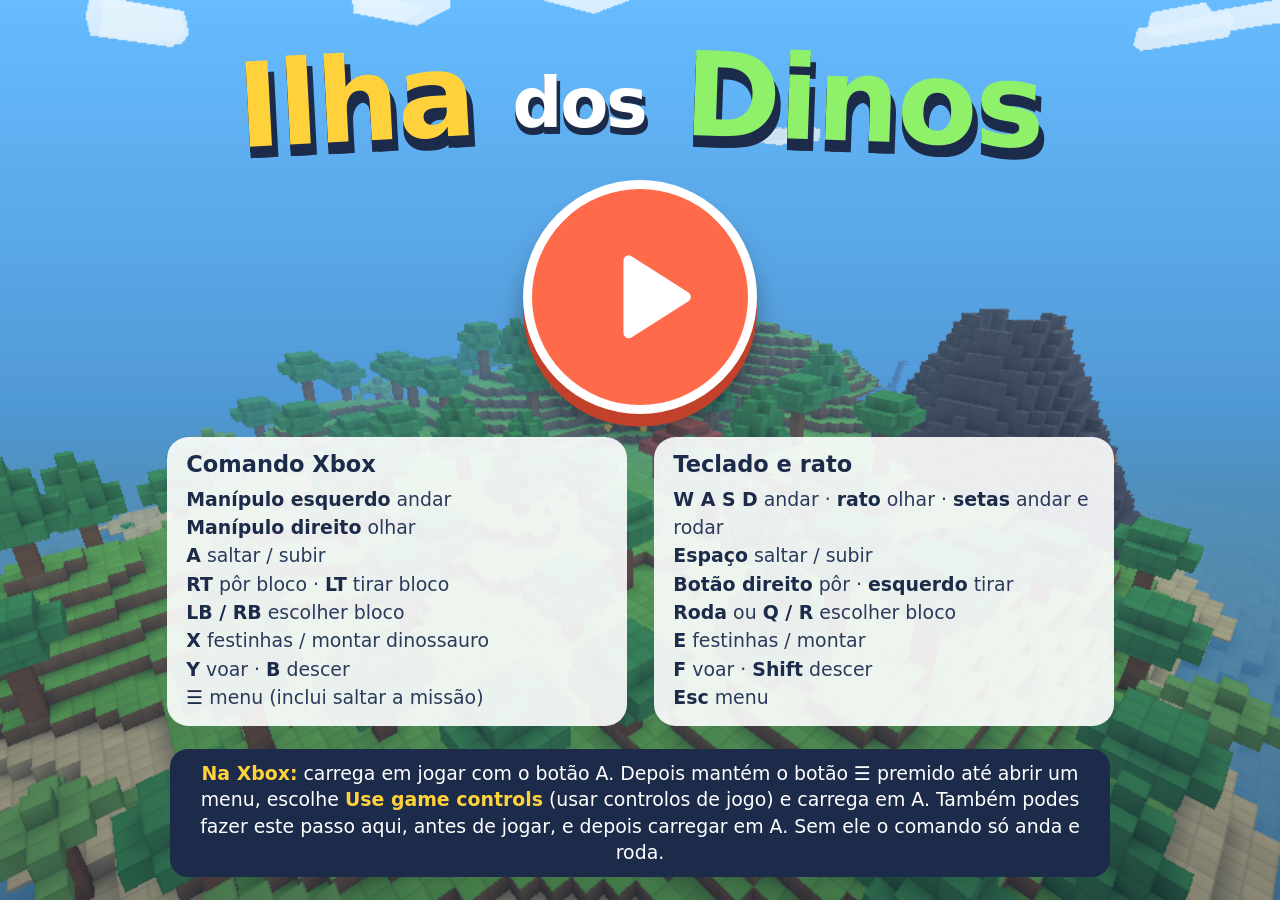
<file: index.html>
<!DOCTYPE html>
<html lang="pt">
<head>
<meta charset="utf-8">
<meta name="viewport" content="width=device-width, initial-scale=1, viewport-fit=cover, user-scalable=no">
<title>Ilha dos Dinos</title>
<link rel="icon" href="data:,">
<link rel="stylesheet" href="style.css">
</head>
<body>
<canvas id="game" tabindex="0"></canvas>
<div id="water" hidden></div>

<div id="hud" hidden>
  <div id="cross"></div>
  <div id="mission">
    <div id="lvl" aria-label="Nível"><span id="lvlnum">1</span></div>
    <img id="micon" alt="">
    <div id="mdots" class="dots"></div>
    <div id="compass" hidden><svg id="compassarrow" viewBox="0 0 32 32"><path d="M16 3 27 22h-7v7h-8v-7H5z" fill="#ffd23c" stroke="#fff" stroke-width="2" stroke-linejoin="round"/></svg></div>
  </div>
  <div id="flybadge" hidden>
    <svg viewBox="0 0 48 32" width="64" height="42"><path d="M4 24c0-6 5-10 10-9 1-7 8-11 14-8 5-3 13 1 12 8 4 1 5 9-2 9z" fill="#fff"/></svg>
  </div>
  <div id="hint" hidden><span id="hintkey">X</span><span id="hinticon"></span></div>
  <div id="triggers">
    <div class="trig"><span class="key" id="keyDig">LT</span>
      <svg viewBox="0 0 32 32" width="34" height="34"><rect x="5" y="9" width="18" height="18" rx="2" fill="none" stroke="#fff" stroke-width="3" stroke-dasharray="5 4"/><path d="M27 5 17 15M27 5v7M27 5h-7" stroke="#ffd23c" stroke-width="3.2" fill="none" stroke-linecap="round" transform="rotate(180 22 10)"/></svg>
    </div>
    <div class="trig"><span class="key" id="keyPlace">RT</span>
      <svg viewBox="0 0 32 32" width="34" height="34"><rect x="5" y="9" width="18" height="18" rx="2" fill="#ffd23c" stroke="#fff" stroke-width="3"/><path d="M26 2v10M21 7h10" stroke="#fff" stroke-width="3.2" stroke-linecap="round"/></svg>
    </div>
  </div>
  <div id="hotbar"></div>
  <div id="fps" hidden></div>
</div>

<div id="levelup" hidden><div class="burst"><span id="lunum">2</span></div></div>
<div id="unlock" hidden><div class="gift"><div id="unlockicons"></div></div></div>

<div id="xboxtip" hidden>
  <span class="menuglyph">&#9776;</span>
  <span>Mantém ☰ premido até abrir um menu, escolhe <b>Use game controls</b> (usar controlos de jogo) e carrega em A</span>
</div>

<div id="start">
  <div class="panel">
    <h1><span>Ilha</span> <span>dos</span> <span>Dinos</span></h1>
    <button id="play" type="button" aria-label="Jogar">
      <svg viewBox="0 0 100 100" width="110" height="110"><path d="M36 22 L80 50 L36 78 Z" fill="#fff" stroke="#fff" stroke-width="8" stroke-linejoin="round"/></svg>
    </button>
    <div class="legend">
      <div>
        <h2>Comando Xbox</h2>
        <ul>
          <li><b>Manípulo esquerdo</b> andar</li>
          <li><b>Manípulo direito</b> olhar</li>
          <li><b>A</b> saltar / subir</li>
          <li><b>RT</b> pôr bloco · <b>LT</b> tirar bloco</li>
          <li><b>LB / RB</b> escolher bloco</li>
          <li><b>X</b> festinhas / montar dinossauro</li>
          <li><b>Y</b> voar · <b>B</b> descer</li>
          <li><b>☰</b> menu (inclui saltar a missão)</li>
        </ul>
      </div>
      <div>
        <h2>Teclado e rato</h2>
        <ul>
          <li><b>W A S D</b> andar · <b>rato</b> olhar · <b>setas</b> andar e rodar</li>
          <li><b>Espaço</b> saltar / subir</li>
          <li><b>Botão direito</b> pôr · <b>esquerdo</b> tirar</li>
          <li><b>Roda</b> ou <b>Q / R</b> escolher bloco</li>
          <li><b>E</b> festinhas / montar</li>
          <li><b>F</b> voar · <b>Shift</b> descer</li>
          <li><b>Esc</b> menu</li>
        </ul>
      </div>
    </div>
    <p class="xboxsteps"><b>Na Xbox:</b> carrega em jogar com o botão A. Depois mantém o botão ☰ premido até abrir um menu, escolhe <b>Use game controls</b> (usar controlos de jogo) e carrega em A. Também podes fazer este passo aqui, antes de jogar, e depois carregar em A. Sem ele o comando só anda e roda.</p>
  </div>
</div>

<div id="pause" hidden>
  <div class="menu">
    <button type="button" data-act="resume" aria-label="Continuar">
      <svg viewBox="0 0 100 100"><path d="M38 26 L76 50 L38 74 Z" fill="#fff" stroke="#fff" stroke-width="8" stroke-linejoin="round"/></svg>
    </button>
    <button type="button" data-act="home" aria-label="Voltar à cabana">
      <svg viewBox="0 0 100 100"><path d="M50 20 L84 50 H74 V80 H58 V60 H42 V80 H26 V50 H16 Z" fill="#fff" stroke="#fff" stroke-width="5" stroke-linejoin="round"/></svg>
    </button>
    <button type="button" data-act="sound" aria-label="Som">
      <svg viewBox="0 0 100 100"><path d="M22 40 H36 L54 26 V74 L36 60 H22 Z" fill="#fff" stroke="#fff" stroke-width="5" stroke-linejoin="round"/><g id="soundwaves" fill="none" stroke="#fff" stroke-width="6" stroke-linecap="round"><path d="M64 38 Q72 50 64 62"/><path d="M73 30 Q87 50 73 70"/></g><path id="soundoff" d="M64 38 L82 62 M82 38 L64 62" stroke="#fff" stroke-width="7" stroke-linecap="round" hidden/></svg>
    </button>
    <button type="button" data-act="skip" aria-label="Saltar esta missão">
      <svg viewBox="0 0 100 100"><path d="M22 28 L50 50 L22 72 Z M50 28 L78 50 L50 72 Z" fill="#fff" stroke="#fff" stroke-width="6" stroke-linejoin="round"/><path d="M84 28 V72" stroke="#fff" stroke-width="9" stroke-linecap="round"/></svg>
    </button>
    <button type="button" data-act="new" class="danger" aria-label="Ilha nova (manter premido)">
      <svg viewBox="0 0 100 100"><path d="M18 66 Q50 30 82 66 Z" fill="#fff"/><path d="M10 70 H90" stroke="#fff" stroke-width="6" stroke-linecap="round"/><path d="M70 14 v20 M60 24 h20" stroke="#fff" stroke-width="6" stroke-linecap="round"/><circle class="ring" cx="50" cy="50" r="46" fill="none" stroke="#fff" stroke-width="6" stroke-dasharray="289" stroke-dashoffset="289" transform="rotate(-90 50 50)"/></svg>
    </button>
  </div>
</div>

<script src="vendor/three.min.js"></script>
<script src="js/world.js"></script>
<script src="js/render.js"></script>
<script src="js/physics.js"></script>
<script src="js/creatures.js"></script>
<script src="js/audio.js"></script>
<script src="js/input.js"></script>
<script src="js/ui.js"></script>
<script src="js/missions.js"></script>
<script src="js/game.js"></script>
</body>
</html>
</file>
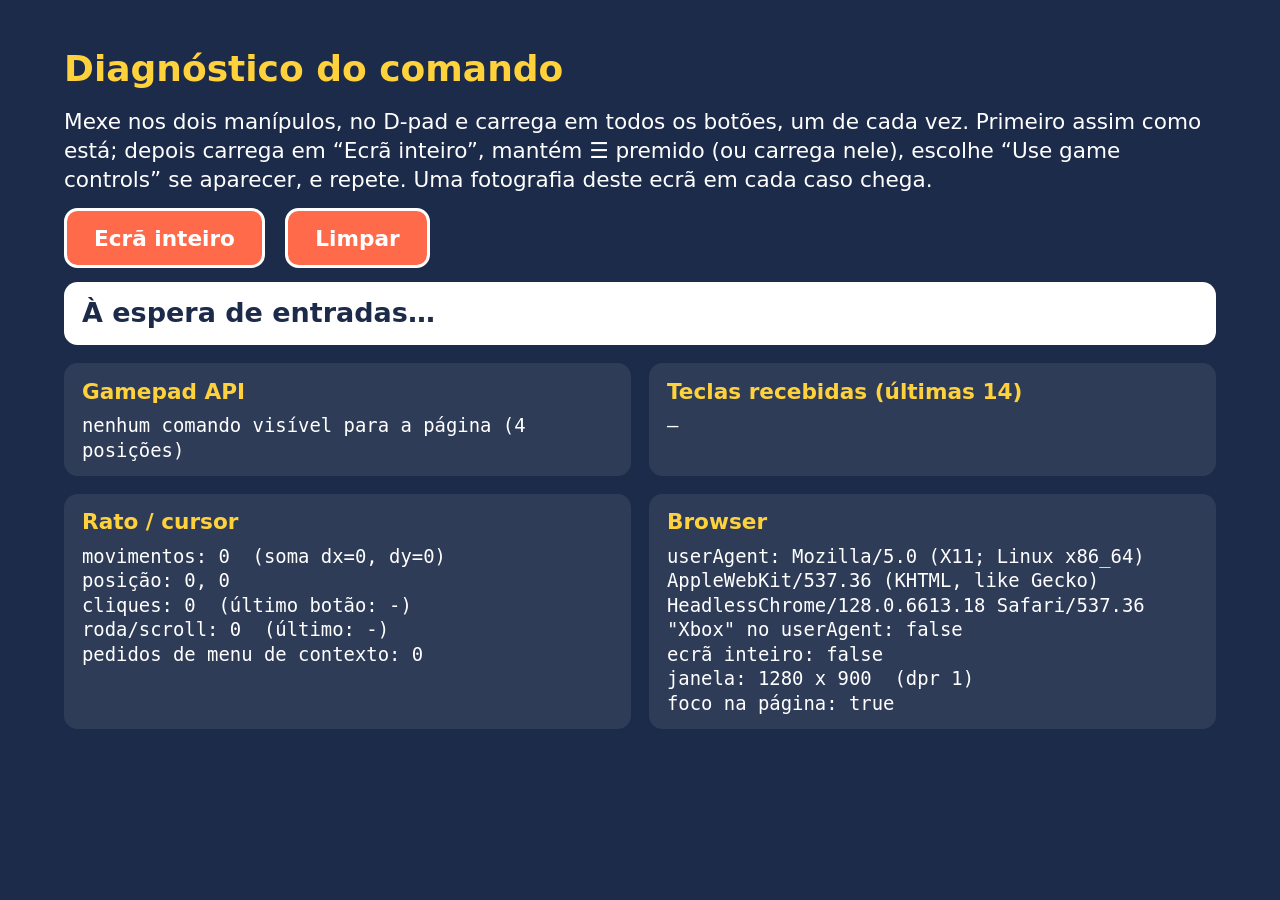
<file: diag.html>
<!DOCTYPE html>
<html lang="pt">
<head>
<meta charset="utf-8">
<meta name="viewport" content="width=device-width, initial-scale=1">
<title>Ilha dos Dinos — diagnóstico do comando</title>
<link rel="icon" href="data:,">
<style>
  :root { --navy: #1d2b4a; --sun: #ffd23c; --ok: #8ff06a; }
  * { box-sizing: border-box; }
  html, body { margin: 0; min-height: 100%; background: var(--navy); color: #fff; font: 2.4vh/1.35 "Segoe UI", system-ui, sans-serif; }
  body { padding: 5vh 5vw; }
  h1 { margin: 0 0 1.5vh; font-size: 4vh; color: var(--sun); }
  p { margin: 0 0 1.5vh; max-width: 70em; }
  button { font: inherit; font-weight: 700; padding: 1.4vh 3vh; margin: 0 1.5vh 1.5vh 0; border-radius: 1.5vh; border: 0.4vh solid #fff; background: #ff6b4a; color: #fff; cursor: pointer; }
  button:focus { outline: 0.6vh solid var(--sun); }
  .grid { display: grid; grid-template-columns: repeat(auto-fit, minmax(42vh, 1fr)); gap: 2vh; }
  .box { background: rgba(255, 255, 255, 0.08); border-radius: 1.5vh; padding: 1.5vh 2vh; min-width: 0; }
  .box h2 { margin: 0 0 0.8vh; font-size: 2.4vh; color: var(--sun); }
  pre { margin: 0; white-space: pre-wrap; word-break: break-word; font: 2.1vh/1.3 Consolas, monospace; }
  .on { color: var(--ok); font-weight: 700; }
  #verdict { font-size: 3vh; font-weight: 700; padding: 1.5vh 2vh; border-radius: 1.5vh; background: #fff; color: var(--navy); margin-bottom: 2vh; }
</style>
</head>
<body>
<h1>Diagnóstico do comando</h1>
<p>Mexe nos dois manípulos, no D-pad e carrega em todos os botões, um de cada vez. Primeiro assim como está; depois carrega em
“Ecrã inteiro”, mantém ☰ premido (ou carrega nele), escolhe “Use game controls” se aparecer, e repete. Uma fotografia deste ecrã em cada caso chega.</p>
<button id="fs" type="button">Ecrã inteiro</button>
<button id="clr" type="button">Limpar</button>
<div id="verdict">À espera de entradas…</div>
<div class="grid">
  <div class="box"><h2>Gamepad API</h2><pre id="pads">—</pre></div>
  <div class="box"><h2>Teclas recebidas (últimas 14)</h2><pre id="keys">—</pre></div>
  <div class="box"><h2>Rato / cursor</h2><pre id="mouse">—</pre></div>
  <div class="box"><h2>Browser</h2><pre id="env">—</pre></div>
</div>
<script>
(function () {
  'use strict';
  var $ = function (id) { return document.getElementById(id); };
  var keyLog = [], seen = { pad: false, vk: false, arrows: false, keys: false, mouse: false };
  var m = { moves: 0, dx: 0, dy: 0, x: 0, y: 0, downs: 0, lastBtn: '-', wheels: 0, lastWheel: '-', ctx: 0 };
  function logKey(type, e) {
    var kc = e.keyCode || e.which || 0;
    keyLog.unshift(type + '  key="' + e.key + '"  code="' + e.code + '"  keyCode=' + kc);
    if (keyLog.length > 14) keyLog.pop();
    if (kc >= 195 && kc <= 218) seen.vk = true;
    else if (/^Arrow/.test(e.key || '') || (kc >= 37 && kc <= 40)) seen.arrows = true;
    else seen.keys = true;
    $('keys').textContent = keyLog.join('\n');
    if (type === 'down' && (/^Arrow/.test(e.key || '') || e.key === ' ')) e.preventDefault(); // só para a página não deslizar
  }
  window.addEventListener('keydown', function (e) { logKey('down', e); });
  window.addEventListener('keyup', function (e) { logKey('up  ', e); });
  document.addEventListener('mousemove', function (e) { m.moves++; m.dx += e.movementX || 0; m.dy += e.movementY || 0; m.x = e.clientX; m.y = e.clientY; seen.mouse = true; });
  document.addEventListener('mousedown', function (e) { m.downs++; m.lastBtn = e.button; });
  document.addEventListener('contextmenu', function () { m.ctx++; keyLog.unshift('** contextmenu (pedido de menu de contexto)'); $('keys').textContent = keyLog.join('\n'); });
  window.addEventListener('wheel', function (e) { m.wheels++; m.lastWheel = Math.round(e.deltaX) + ', ' + Math.round(e.deltaY); }, { passive: true });
  $('fs').addEventListener('click', function () {
    try { var el = document.documentElement; (el.requestFullscreen || el.webkitRequestFullscreen).call(el); } catch (err) { /* opcional */ }
  });
  $('clr').addEventListener('click', function () { keyLog = []; $('keys').textContent = '—'; seen = { pad: false, vk: false, arrows: false, keys: false, mouse: false }; m.moves = m.dx = m.dy = m.downs = m.wheels = 0; });
  window.addEventListener('gamepadconnected', function (e) { keyLog.unshift('** gamepadconnected: ' + e.gamepad.id); });

  function frame() {
    window.requestAnimationFrame(frame);
    var out = [], pads = [], err = '';
    try { pads = navigator.getGamepads ? navigator.getGamepads() : []; if (!navigator.getGamepads) err = 'navigator.getGamepads não existe'; } catch (e) { err = 'erro: ' + e.message; }
    var n = 0;
    for (var i = 0; i < pads.length; i++) {
      var p = pads[i];
      if (!p) continue;
      n++;
      var ax = [], bt = [];
      for (var a = 0; a < p.axes.length; a++) { ax.push(a + ':' + p.axes[a].toFixed(2)); if (Math.abs(p.axes[a]) > 0.3) seen.pad = true; }
      for (var b = 0; b < p.buttons.length; b++) if (p.buttons[b].pressed || p.buttons[b].value > 0.3) { bt.push(b); seen.pad = true; }
      out.push('#' + i + ' "' + p.id + '"\nmapping="' + p.mapping + '" eixos=' + p.axes.length + ' botões=' + p.buttons.length + '\neixos: ' + ax.join('  ') + '\nbotões premidos: ' + (bt.length ? bt.join(', ') : 'nenhum'));
    }
    $('pads').textContent = err || (n ? out.join('\n\n') : 'nenhum comando visível para a página (' + pads.length + ' posições)');
    $('mouse').textContent = 'movimentos: ' + m.moves + '  (soma dx=' + m.dx + ', dy=' + m.dy + ')\nposição: ' + m.x + ', ' + m.y + '\ncliques: ' + m.downs + '  (último botão: ' + m.lastBtn + ')\nroda/scroll: ' + m.wheels + '  (último: ' + m.lastWheel + ')\npedidos de menu de contexto: ' + m.ctx;
    $('env').textContent = 'userAgent: ' + navigator.userAgent + '\n"Xbox" no userAgent: ' + /Xbox/i.test(navigator.userAgent) +
      '\necrã inteiro: ' + !!document.fullscreenElement + '\njanela: ' + window.innerWidth + ' x ' + window.innerHeight + '  (dpr ' + window.devicePixelRatio + ')' +
      '\nfoco na página: ' + document.hasFocus();
    var v = [];
    if (seen.pad) v.push('Gamepad API a funcionar (o jogo recebe o comando a sério)');
    if (seen.vk) v.push('teclas de comando 195–218');
    if (seen.arrows) v.push('setas do teclado');
    if (seen.keys) v.push('outras teclas');
    if (seen.mouse) v.push('movimento de rato/cursor');
    $('verdict').textContent = v.length ? 'Recebido até agora: ' + v.join(' · ') : 'À espera de entradas…';
  }
  frame();
})();
</script>
</body>
</html>
</file>
<file: style.css>
/* Ilha dos Dinos — interface. Tudo por ícones no jogo; texto só no ecrã inicial (para os pais). */
:root {
  --sky: #8fd3ff;
  --navy: #1d2b4a;
  --sun: #ffd23c;
  --leaf: #3fae52;
  --coral: #ff6b4a;
  --cream: #fff6dc;
  --glass: rgba(29, 43, 74, 0.55);
  --slot: clamp(40px, 9.5vh, 96px);
  --safe-x: 5vw;
  --safe-y: 5vh;
  --font: ui-rounded, "Arial Rounded MT Bold", "Trebuchet MS", "Segoe UI", system-ui, sans-serif;
}
[hidden] { display: none !important; }
* { box-sizing: border-box; }
html, body { margin: 0; height: 100%; overflow: hidden; background: var(--sky); color: var(--navy); font-family: var(--font); -webkit-user-select: none; user-select: none; overscroll-behavior: none; touch-action: none; }
#game { position: fixed; inset: 0; width: 100%; height: 100%; display: block; outline: none; cursor: crosshair; }
body.playing #game { cursor: none; }

#water { position: fixed; inset: 0; background: rgba(40, 130, 230, 0.38); pointer-events: none; }

/* ---------- HUD ---------- */
#hud { position: fixed; inset: 0; pointer-events: none; }
#cross { position: absolute; left: 50%; top: 50%; width: 26px; height: 26px; margin: -13px 0 0 -13px; }
#cross::before, #cross::after { content: ""; position: absolute; background: #fff; border-radius: 3px; box-shadow: 0 0 0 2px rgba(29, 43, 74, 0.55); }
#cross::before { left: 11px; top: 0; width: 4px; height: 26px; }
#cross::after { left: 0; top: 11px; width: 26px; height: 4px; }
#hud.riding #cross, #hud.riding #triggers { display: none; }

#mission { position: absolute; left: var(--safe-x); top: var(--safe-y); display: flex; align-items: center; gap: 1.6vh; padding: 1.2vh 2.2vh 1.2vh 1.2vh; background: var(--glass); border-radius: 5vh; }
#lvl { display: grid; place-items: center; width: 8.6vh; height: 8.6vh; min-width: 44px; min-height: 44px; border-radius: 50%; background: var(--sun); border: 0.5vh solid #fff; color: var(--navy); font-weight: 900; font-size: 4.6vh; line-height: 1; }
#micon { width: 8.6vh; height: 8.6vh; min-width: 44px; min-height: 44px; object-fit: contain; }
#micon.baby { transform: scale(0.72); animation: wiggle 0.9s ease-in-out infinite; }
#micon.mum { animation: float 1.2s ease-in-out infinite; }
@keyframes wiggle { 25% { transform: scale(0.72) rotate(-9deg); } 75% { transform: scale(0.72) rotate(9deg); } }
#mdots.dots { display: flex; gap: 0.9vh; align-items: center; }
#mdots.dots i { display: block; width: 2.6vh; height: 2.6vh; min-width: 12px; min-height: 12px; border-radius: 50%; background: rgba(255, 255, 255, 0.2); border: 2px solid rgba(255, 255, 255, 0.55); }
#mdots.dots i.on { background: var(--sun); border-color: #fff; }
#mdots.dots i.pop { animation: pop 0.6s ease-out; }
#mdots.bar { width: 26vh; height: 2.8vh; border-radius: 2vh; background: rgba(255, 255, 255, 0.2); border: 2px solid rgba(255, 255, 255, 0.55); overflow: hidden; }
#mdots.bar b { display: block; height: 100%; background: var(--sun); transition: width 0.25s ease-out; }
@keyframes pop { 0% { transform: scale(0.4); } 50% { transform: scale(1.9); } 100% { transform: scale(1); } }
#compass { display: grid; place-items: center; width: 8.6vh; height: 8.6vh; min-width: 44px; min-height: 44px; border-radius: 50%; background: rgba(255, 255, 255, 0.18); border: 0.4vh solid #fff; animation: pulse2 1s ease-in-out infinite; }
#compass svg { width: 74%; height: 74%; transition: transform 0.12s linear; }
#compass.near { background: var(--leaf); }
@keyframes pulse2 { 50% { box-shadow: 0 0 0 1vh rgba(255, 210, 60, 0.35); } }

/* ---------- subida de nível e prémios ---------- */
#levelup, #unlock { position: fixed; inset: 0; display: grid; place-items: center; pointer-events: none; }
.burst { display: grid; place-items: center; width: 46vh; height: 46vh; background: var(--sun); color: var(--navy); font-weight: 900; font-size: 20vh; line-height: 1;
  clip-path: polygon(50% 0, 61% 17%, 79% 9%, 79% 29%, 98% 35%, 86% 50%, 98% 65%, 79% 71%, 79% 91%, 61% 83%, 50% 100%, 39% 83%, 21% 91%, 21% 71%, 2% 65%, 14% 50%, 2% 35%, 21% 29%, 21% 9%, 39% 17%); }
#levelup.go .burst { animation: lvl 2.9s ease-out both; }
@keyframes lvl { 0% { transform: scale(0) rotate(-40deg); opacity: 0; } 14% { transform: scale(1.15) rotate(6deg); opacity: 1; } 22% { transform: scale(1) rotate(0); } 82% { transform: scale(1) rotate(0); opacity: 1; } 100% { transform: scale(0.15); opacity: 0; } }
.gift { position: relative; display: grid; place-items: center; padding: 4vh 6vh; border-radius: 6vh; background: #fff; border: 1vh solid var(--sun); box-shadow: 0 2vh 5vh rgba(0, 0, 0, 0.35); }
#unlock.go .gift { animation: gift 3.4s ease-out both; }
@keyframes gift { 0% { transform: scale(0) rotate(12deg); } 10% { transform: scale(1.12) rotate(-3deg); } 16% { transform: scale(1) rotate(0); } 88% { transform: scale(1); opacity: 1; } 100% { transform: scale(0.3) translateY(60vh); opacity: 0; } }
#unlockicons { display: flex; gap: 2.4vh; flex-wrap: wrap; justify-content: center; max-width: 70vw; }
#unlockicons img { width: 17vh; height: 17vh; min-width: 56px; min-height: 56px; object-fit: contain; animation: bounce 0.9s ease-in-out infinite; }
#unlockicons img:nth-child(2n) { animation-delay: 0.2s; }

#flybadge { position: absolute; right: var(--safe-x); top: var(--safe-y); padding: 1vh 1.6vh 0.4vh; background: var(--glass); border-radius: 3vh; animation: float 1.6s ease-in-out infinite; }
@keyframes float { 50% { transform: translateY(-0.8vh); } }

#hint { position: absolute; left: var(--safe-x); bottom: var(--safe-y); display: flex; align-items: center; gap: 1.4vh; padding: 1.2vh 2.2vh; background: var(--glass); border-radius: 5vh; animation: float 1.2s ease-in-out infinite; }
#hintkey { display: grid; place-items: center; width: 6.4vh; height: 6.4vh; min-width: 34px; min-height: 34px; border-radius: 50%; background: #2f7fe8; color: #fff; font-weight: 800; font-size: 3.6vh; border: 3px solid #fff; }
#hinticon { display: grid; place-items: center; width: 6vh; height: 6vh; }
#hinticon svg { width: 100%; height: 100%; }

#triggers { position: absolute; right: var(--safe-x); bottom: var(--safe-y); display: flex; gap: 1.4vh; }
.trig { display: flex; align-items: center; gap: 0.8vh; padding: 0.8vh 1.4vh; background: var(--glass); border-radius: 2.4vh; }
.trig svg { width: 4.6vh; height: 4.6vh; min-width: 24px; min-height: 24px; }
.key { display: inline-grid; place-items: center; min-width: 4.6vh; height: 4.2vh; padding: 0 0.8vh; border-radius: 1vh; background: #fff; color: var(--navy); font-weight: 800; font-size: 2.2vh; }

#hotbar { position: absolute; left: 50%; bottom: var(--safe-y); transform: translateX(-50%); display: flex; align-items: flex-end; gap: 1vh; padding: 1.2vh 1.6vh; background: var(--glass); border-radius: 3.4vh; }
.slot { width: var(--slot); height: var(--slot); border-radius: 22%; background: rgba(255, 255, 255, 0.16); display: grid; place-items: center; transition: transform 0.12s ease-out; }
.slot img { width: 84%; height: 84%; image-rendering: auto; }
.slot.far { opacity: 0.55; transform: scale(0.72); }
.slot.mid { opacity: 0.85; transform: scale(0.86); }
.slot.sel { background: rgba(255, 255, 255, 0.92); box-shadow: 0 0 0 0.6vh var(--sun), 0 1vh 2vh rgba(0, 0, 0, 0.3); transform: scale(1.22) translateY(-1.2vh); margin: 0 1.4vh; }

#fps { position: absolute; left: var(--safe-x); top: calc(var(--safe-y) + 9vh); font: 700 2.2vh/1.2 monospace; color: #fff; background: var(--glass); padding: 0.6vh 1vh; border-radius: 1vh; white-space: pre; }

#xboxtip { position: fixed; left: 50%; top: 17%; transform: translateX(-50%); display: flex; align-items: center; gap: 2vh; max-width: 80vw; padding: 2vh 3vh; background: var(--navy); color: #fff; font-size: 2.7vh; font-weight: 700; line-height: 1.3; border-radius: 3vh; border: 0.5vh solid var(--sun); pointer-events: none; }
#xboxtip b { color: var(--sun); }
.menuglyph { display: grid; place-items: center; width: 8vh; height: 8vh; flex: none; border-radius: 50%; background: #fff; color: var(--navy); font-size: 4.6vh; animation: pulse 1s ease-in-out infinite; }
@keyframes pulse { 50% { transform: scale(1.18); background: var(--sun); } }

/* ---------- ecrã inicial ---------- */
#start { position: fixed; inset: 0; display: grid; place-items: center; padding: var(--safe-y) var(--safe-x); background: linear-gradient(rgba(143, 211, 255, 0.25), rgba(29, 43, 74, 0.5)); overflow: auto; }
.panel { display: flex; flex-direction: column; align-items: center; gap: 2.6vh; max-width: 1100px; width: 100%; }
h1 { margin: 0; font-size: clamp(40px, 13vh, 140px); line-height: 0.95; font-weight: 900; letter-spacing: -0.02em; text-align: center; color: #fff; text-wrap: balance; }
h1 span { display: inline-block; text-shadow: 0 0.05em 0 var(--navy), 0.05em 0.1em 0 var(--navy), 0 0.1em 0 var(--navy); }
h1 span:nth-child(1) { color: var(--sun); transform: rotate(-3deg); }
h1 span:nth-child(2) { color: #fff; font-size: 0.6em; transform: translateY(-0.2em); }
h1 span:nth-child(3) { color: #8ff06a; transform: rotate(2deg); }

#play { width: clamp(120px, 26vh, 240px); height: clamp(120px, 26vh, 240px); border-radius: 50%; border: 1vh solid #fff; background: var(--coral); display: grid; place-items: center; cursor: pointer; box-shadow: 0 1.4vh 0 #c2412a, 0 2.6vh 3vh rgba(0, 0, 0, 0.35); animation: bounce 1.4s ease-in-out infinite; padding: 0; }
#play svg { width: 60%; height: 60%; margin-left: 6%; }
#play:hover, #play:focus-visible { background: #ff8a4a; outline: 0.8vh solid var(--sun); outline-offset: 0.6vh; }
#play:active { transform: translateY(1vh); box-shadow: 0 0.4vh 0 #c2412a; animation: none; }
@keyframes bounce { 50% { transform: translateY(-1.2vh) scale(1.04); } }

.legend { display: flex; flex-wrap: wrap; justify-content: center; gap: 2vh 3vh; width: 100%; }
.legend > div { flex: 1 1 280px; max-width: 460px; min-width: 0; background: rgba(255, 255, 255, 0.9); border-radius: 2.4vh; padding: 1.6vh 2.2vh; }
.legend h2 { margin: 0 0 0.8vh; font-size: clamp(14px, 2.5vh, 24px); color: var(--navy); }
.legend ul { margin: 0; padding: 0; list-style: none; font-size: clamp(12px, 2.1vh, 20px); line-height: 1.5; color: #2b3a5c; font-family: "Segoe UI", system-ui, sans-serif; }
.legend b { color: var(--navy); }
.xboxsteps { margin: 0; padding: 1.2vh 2.2vh; background: var(--navy); color: #fff; border-radius: 2vh; font-size: clamp(12px, 2.1vh, 20px); line-height: 1.4; text-align: center; font-family: "Segoe UI", system-ui, sans-serif; max-width: 940px; }
.xboxsteps b { color: var(--sun); }

/* ---------- menu de pausa ---------- */
#pause { position: fixed; inset: 0; display: grid; place-items: center; background: rgba(29, 43, 74, 0.6); }
.menu { display: flex; flex-wrap: wrap; justify-content: center; gap: 3.4vh; padding: 0 var(--safe-x); }
.menu button { width: clamp(72px, 20vh, 190px); height: clamp(72px, 20vh, 190px); border-radius: 26%; border: 0.8vh solid #fff; background: var(--leaf); padding: 0; cursor: pointer; box-shadow: 0 1.2vh 0 rgba(0, 0, 0, 0.3); transition: transform 0.1s ease-out; }
.menu button svg { width: 78%; height: 78%; }
.menu button[data-act="home"] { background: #2f7fe8; }
.menu button[data-act="sound"] { background: #a45ce8; }
.menu button[data-act="skip"] { background: #ff9838; }
.menu button.danger { background: #8b93a8; }
.menu button.sel, .menu button:hover, .menu button:focus-visible { transform: scale(1.14); outline: 1vh solid var(--sun); outline-offset: 0.6vh; }
.menu button.off { background: #8b93a8; }

@media (max-aspect-ratio: 16/10), (max-width: 1100px) {
  #triggers { bottom: calc(var(--safe-y) + var(--slot) + 5.5vh); }
  #hint { bottom: calc(var(--safe-y) + var(--slot) + 5.5vh); }
}
@media (prefers-reduced-motion: reduce) {
  #play, #flybadge, #hint, .menuglyph, #micon, #compass, #unlockicons img { animation: none; }
}
</file>
